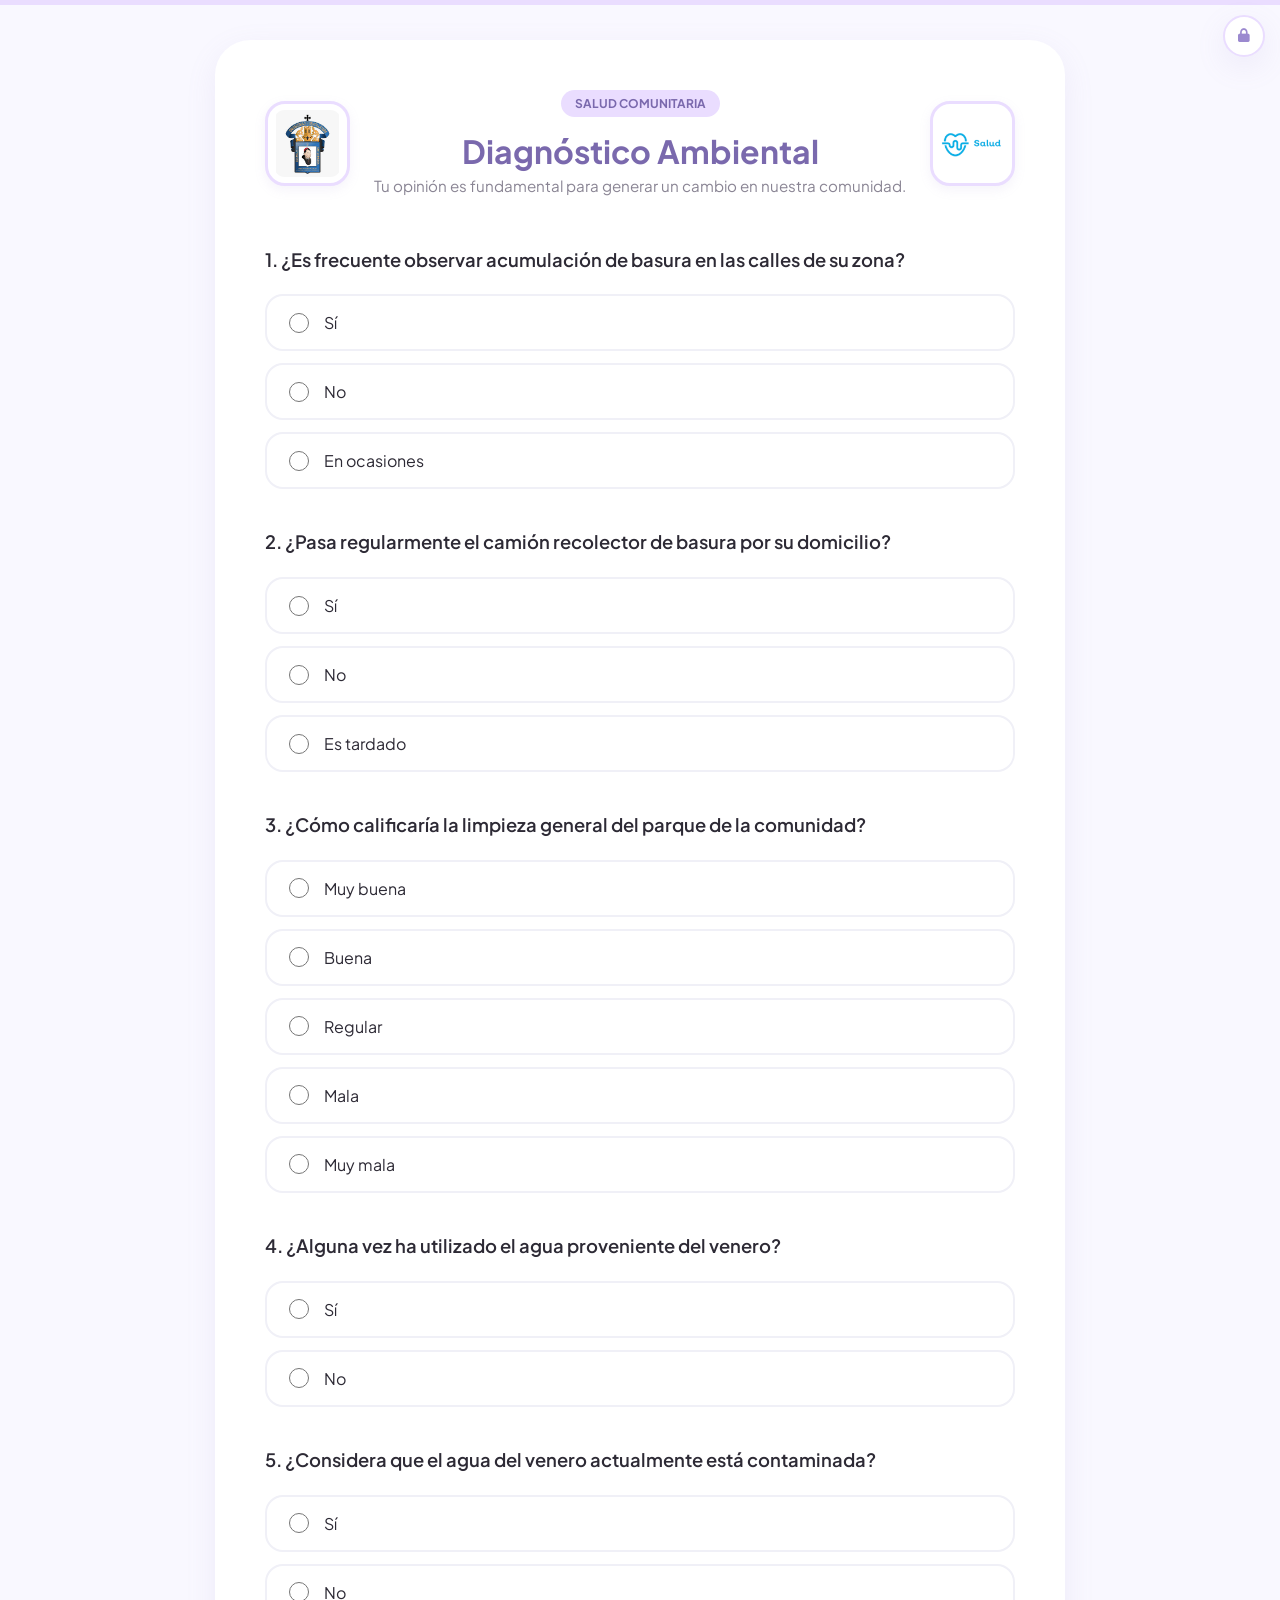
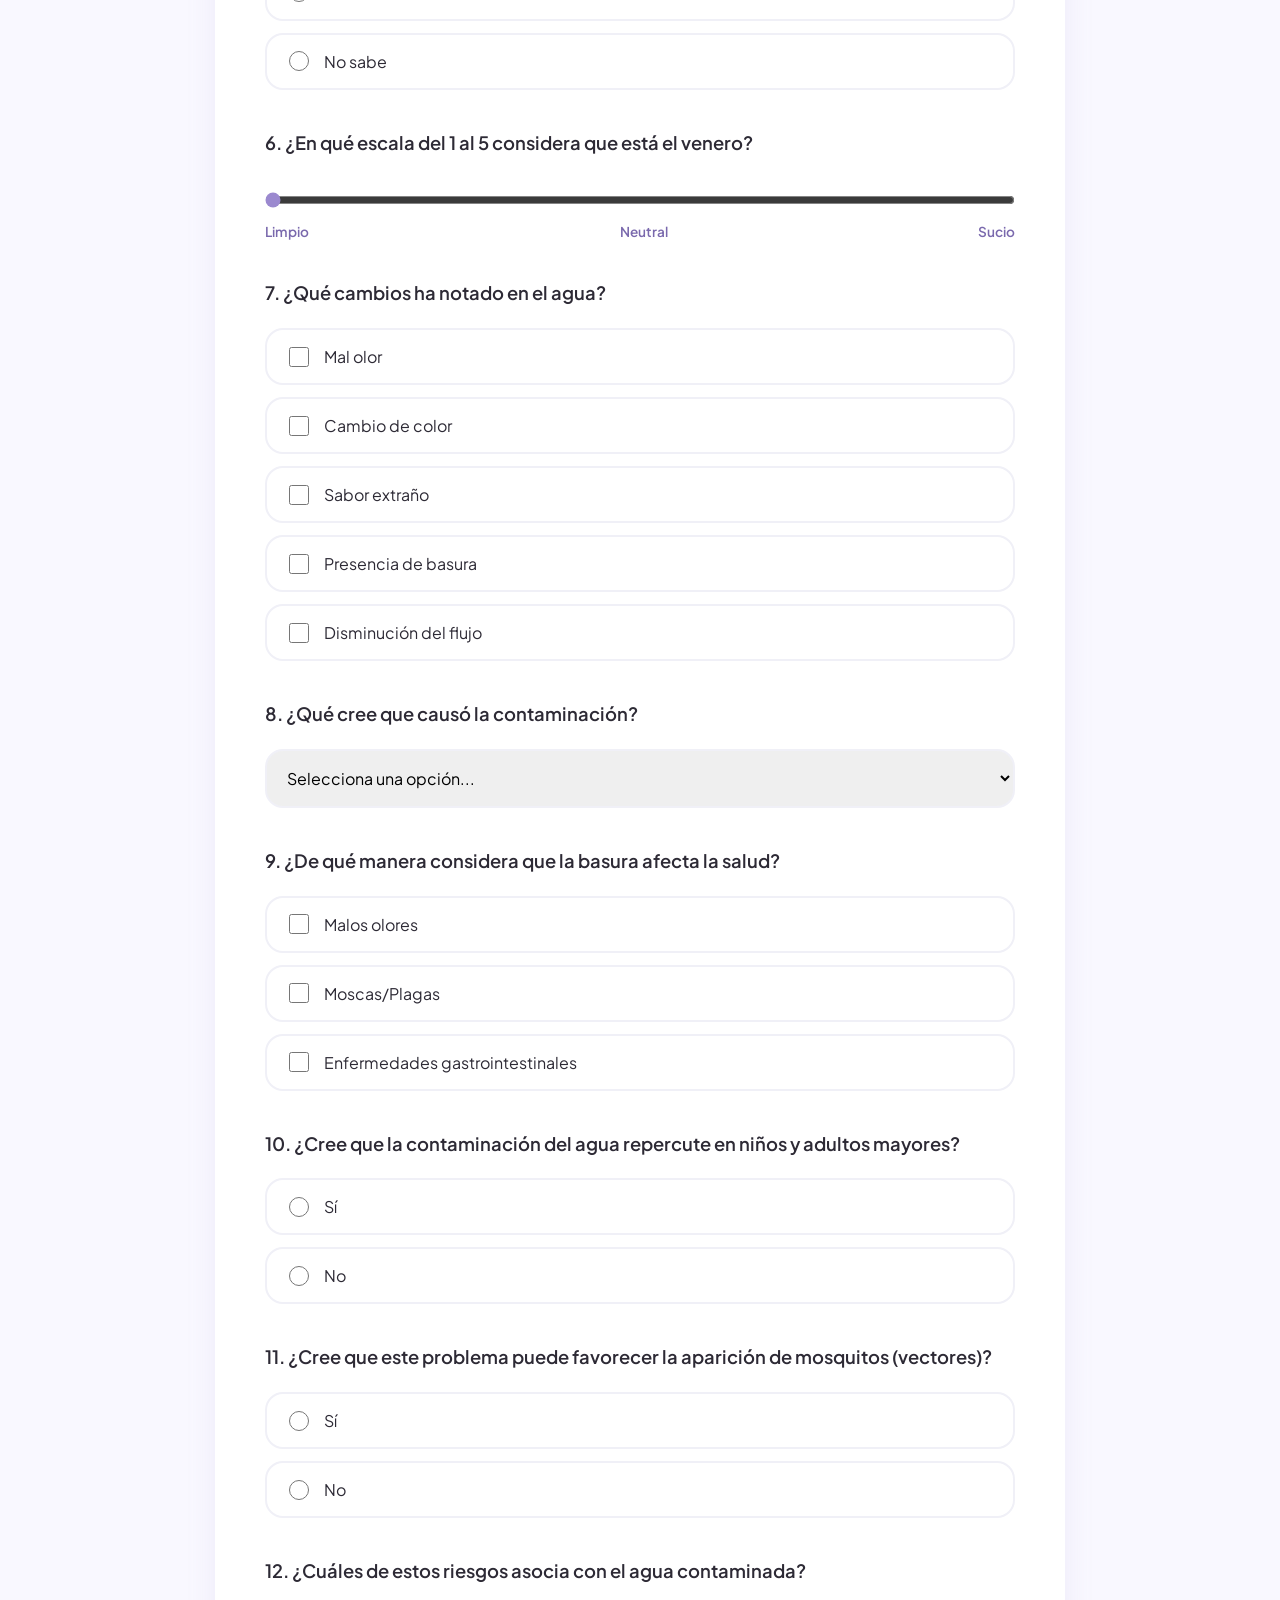
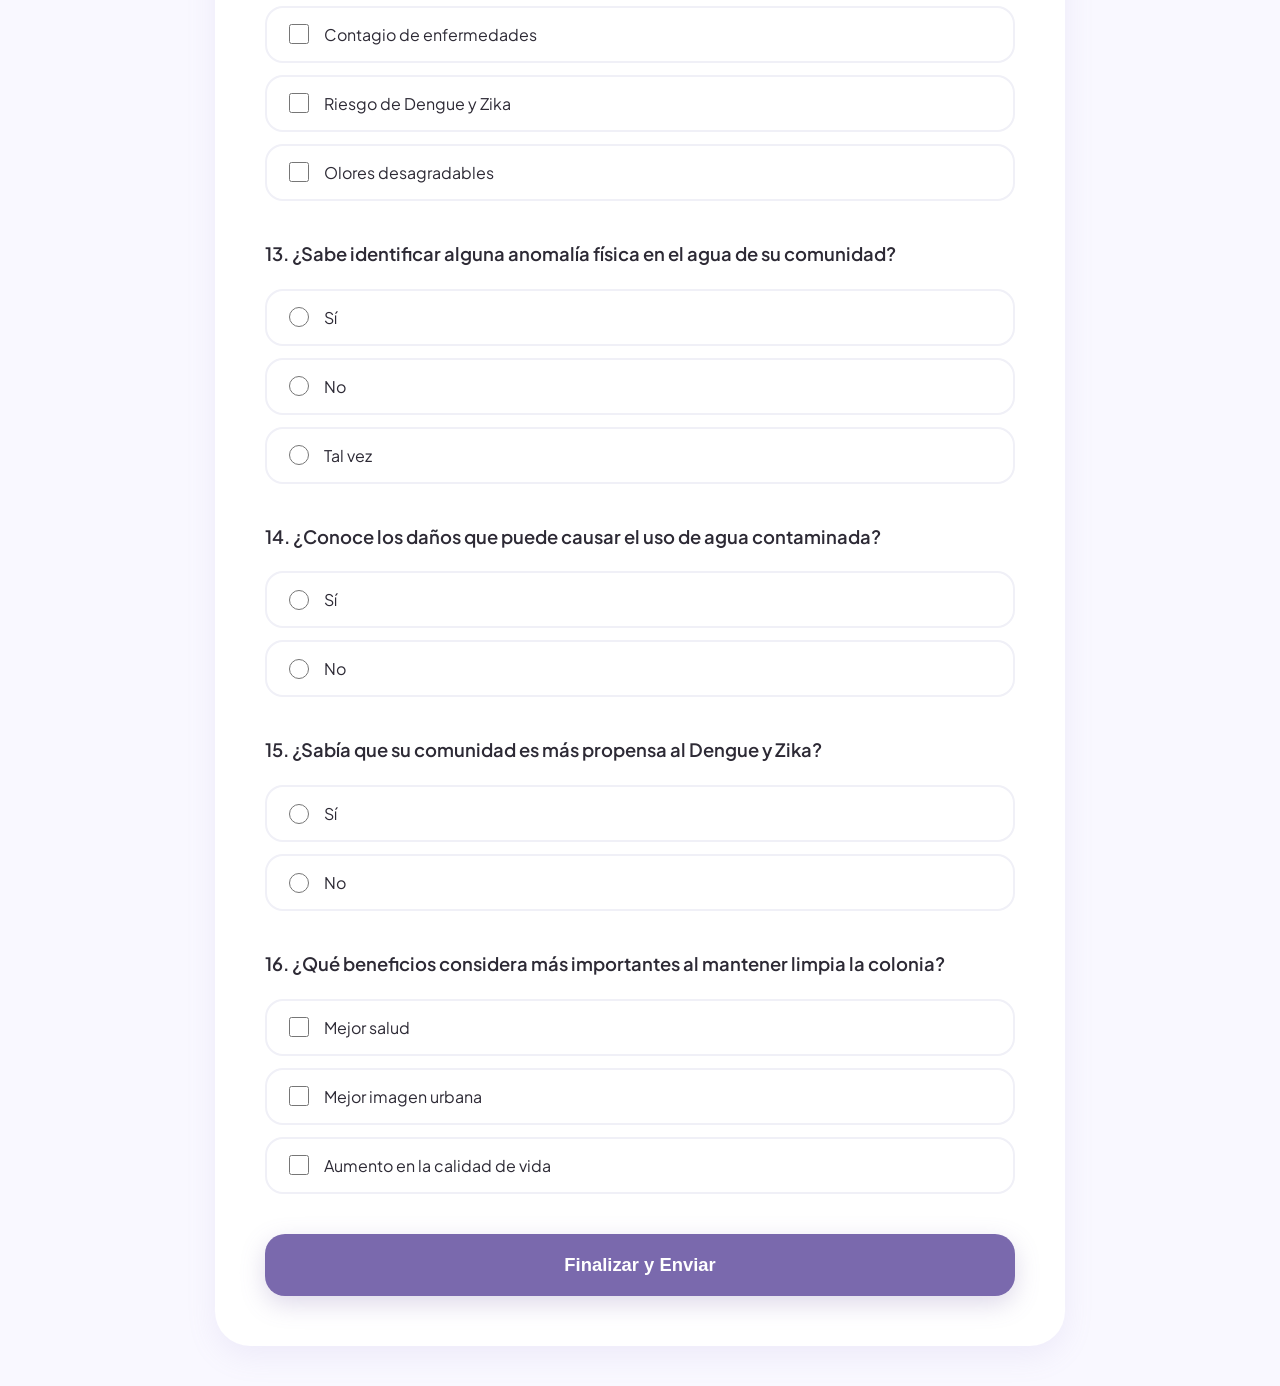
<file: index.html>
<!DOCTYPE html>
<html lang="es">
<head>
    <meta charset="UTF-8">
    <meta name="viewport" content="width=device-width, initial-scale=1.0">
    <title>Encuesta de Salud Ambiental</title>
    <link rel="stylesheet" href="style.css">
    <link href="https://fonts.googleapis.com/css2?family=Plus+Jakarta+Sans:wght@400;600;700&display=swap" rel="stylesheet">
    <!-- Iconos para el candado -->
    <link rel="stylesheet" href="https://cdnjs.cloudflare.com/ajax/libs/font-awesome/6.0.0/css/all.min.css">
</head>
<body>
    <div class="progress-container">
        <div class="progress-bar" id="progressBar"></div>
    </div>

    <!-- Botón de Acceso Admin (Candado) -->
    <button id="adminBtn" class="admin-access-btn" title="Acceso Estadísticas">
        <i class="fas fa-lock"></i>
    </button>

    <!-- Modal de Login para Estadísticas -->
    <div id="loginModal" class="modal">
        <div class="modal-content">
            <h3>Acceso Restringido</h3>
            <p>Ingresa las credenciales para ver estadísticas del diagnóstico.</p>
            <input type="text" id="adminUser" placeholder="Usuario">
            <input type="password" id="adminPass" placeholder="Contraseña">
            <div class="modal-actions">
                <button type="button" id="closeModal" class="btn-secondary">Cancelar</button>
                <button type="button" id="loginSubmit" class="btn-primary">Entrar</button>
            </div>
        </div>
    </div>
    
<div class="survey-container">
        <header class="main-header">
            <!-- Logo Izquierdo -->
            <img src="Logo_Fray.jpeg" alt="Escudo Izquierdo" class="escudo-img">
            
            <!-- Texto Central -->
            <div class="header-text">
                <div class="badge">Salud Comunitaria</div>
                <h1>Diagnóstico Ambiental</h1>
                <p>Tu opinión es fundamental para generar un cambio en nuestra comunidad.</p>
            </div>

            <!-- Logo Derecho -->
            <img src="Logo_Centro.png" alt="Escudo Derecho" class="escudo-img">
        </header>
        
        <form id="pollForm">
            <div id="questions-area"></div>
            
            <div class="footer-actions">
                <button type="submit" id="submitBtn">Finalizar y Enviar</button>
            </div>
        </form>
    </div>

    <script src="script.js"></script>
</body>

</html>
</file>
<file: style.css>
:root {
    --primary: #9b89cf;
    --primary-light: #eaddff;
    --primary-dark: #7a69ad;
    --accent: #b39ddb;
    --text-dark: #2d2a35;
    --text-light: #8a8594;
    --bg-page: #f9f8ff;
    --white: #ffffff;
    --shadow: 0 10px 30px rgba(155, 137, 207, 0.12);
}

/* Reset y Base */
* { 
    box-sizing: border-box; 
    margin: 0;
    padding: 0;
}

body {
    background: var(--bg-page);
    font-family: 'Plus Jakarta Sans', sans-serif;
    display: flex;
    justify-content: center;
    color: var(--text-dark);
    -webkit-font-smoothing: antialiased;
    min-height: 100vh;
}

/* Barra de progreso fija */
.progress-container {
    position: fixed;
    top: 0;
    left: 0;
    width: 100%;
    height: 5px;
    background: var(--primary-light);
    z-index: 1000;
}

.progress-bar {
    height: 100%;
    width: 0%;
    background: linear-gradient(90deg, var(--primary), var(--accent));
    transition: width 0.4s ease;
}

/* Botón de Acceso Admin (Candado) */
.admin-access-btn {
    position: fixed;
    top: 15px;
    right: 15px;
    width: 42px;
    height: 42px;
    border-radius: 50%;
    background: var(--white);
    color: var(--primary);
    border: 2px solid var(--primary-light);
    box-shadow: var(--shadow);
    z-index: 1001;
    display: flex;
    align-items: center;
    justify-content: center;
    cursor: pointer;
    transition: all 0.3s ease;
}

.admin-access-btn:hover {
    transform: scale(1.1);
    background: var(--primary-light);
}

/* Modal de Login */
.modal {
    display: none;
    position: fixed;
    z-index: 2000;
    left: 0;
    top: 0;
    width: 100%;
    height: 100%;
    background-color: rgba(45, 42, 53, 0.6);
    backdrop-filter: blur(5px);
    align-items: center;
    justify-content: center;
    padding: 20px;
}

.modal-content {
    background-color: var(--white);
    padding: 30px;
    border-radius: 24px;
    width: 100%;
    max-width: 340px;
    text-align: center;
    box-shadow: var(--shadow);
    animation: popIn 0.3s ease;
}

@keyframes popIn {
    from { transform: scale(0.9); opacity: 0; }
    to { transform: scale(1); opacity: 1; }
}

.modal-content input {
    width: 100%;
    padding: 14px;
    margin-bottom: 12px;
    border: 2px solid #f0f0f7;
    border-radius: 12px;
    outline: none;
    font-size: 16px;
}

.modal-actions {
    display: flex;
    gap: 10px;
}

.btn-secondary { background: #eee !important; color: #666 !important; box-shadow: none !important; }

/* Contenedor de la Encuesta */
.survey-container {
    background: var(--white);
    max-width: 850px;
    width: 100%;
    margin: 40px 15px;
    padding: 50px;
    border-radius: 35px;
    box-shadow: var(--shadow);
}

/* Encabezado con Escudos */
.main-header {
    display: flex;
    align-items: center;
    justify-content: space-between;
    gap: 15px;
    margin-bottom: 50px;
    text-align: center;
}

.header-text { flex: 1; }

.escudo-img {
    width: 85px;
    height: 85px;
    padding: 6px;
    border: 3px solid var(--primary-light);
    border-radius: 20px;
    background: var(--white);
    object-fit: contain;
    box-shadow: 0 4px 12px rgba(155, 137, 207, 0.1);
}

.badge {
    background: var(--primary-light);
    color: var(--primary-dark);
    display: inline-block;
    padding: 6px 14px;
    border-radius: 100px;
    font-size: 0.75rem;
    font-weight: 700;
    margin-bottom: 10px;
    text-transform: uppercase;
}

h1 { 
    font-size: 2rem; 
    font-weight: 700; 
    margin: 5px 0; 
    color: var(--primary-dark);
    line-height: 1.2;
}

.header-text p {
    font-size: 0.95rem;
    color: var(--text-light);
    line-height: 1.4;
}

/* Preguntas y Opciones */
.question-group {
    margin-bottom: 40px;
}

label.main-label {
    display: block;
    font-size: 1.15rem;
    font-weight: 600;
    margin-bottom: 22px;
    line-height: 1.4;
}

.option-item {
    display: flex;
    align-items: center;
    padding: 16px 22px;
    margin-bottom: 12px;
    border-radius: 18px;
    border: 2px solid #f0f0f7;
    cursor: pointer;
    transition: all 0.2s ease;
}

.option-item:hover { border-color: var(--primary-light); background: var(--bg-page); }

.option-item.selected {
    border-color: var(--primary);
    background: var(--primary-light);
}

input[type="radio"], input[type="checkbox"] {
    accent-color: var(--primary);
    width: 20px;
    height: 20px;
    margin-right: 15px;
}

select {
    width: 100%;
    padding: 16px;
    border-radius: 18px;
    border: 2px solid #f0f0f7;
    font-family: inherit;
    font-size: 1rem;
    outline: none;
}

input[type="range"] {
    width: 100%;
    accent-color: var(--primary);
    margin: 15px 0;
}

.range-labels {
    display: flex;
    justify-content: space-between;
    font-size: 0.85rem;
    font-weight: 600;
    color: var(--primary-dark);
}

/* Botón de Envío */
button[type="submit"], .btn-primary {
    width: 100%;
    background: var(--primary-dark);
    color: white;
    padding: 20px;
    border: none;
    border-radius: 20px;
    font-size: 1.15rem;
    font-weight: 700;
    cursor: pointer;
    box-shadow: 0 8px 25px rgba(122, 105, 173, 0.25);
    transition: all 0.3s ease;
}

button[type="submit"]:hover, .btn-primary:hover {
    background: var(--text-dark);
    transform: translateY(-2px);
}

/* --- RESPONSIVIDAD (MÓVIL) --- */
@media (max-width: 768px) {
    .survey-container {
        margin: 20px 10px;
        padding: 30px 20px;
    }

    .main-header {
        flex-direction: row; /* Forzamos a que sigan en línea */
        justify-content: space-between;
        align-items: center;
        gap: 8px;
    }

    .escudo-img {
        width: 60px; /* Logos más pequeños para que quepan */
        height: 60px;
        border-width: 2px;
        border-radius: 12px;
    }

    h1 {
        font-size: 1.3rem; /* Título más pequeño en móvil */
    }

    .header-text p {
        font-size: 0.8rem;
    }

    label.main-label {
        font-size: 1.05rem;
    }

    .option-item {
        padding: 12px 18px;
    }
}

@media (max-width: 480px) {
    .escudo-img {
        width: 45px; /* Super pequeños para pantallas minúsculas */
        height: 45px;
    }

    h1 { font-size: 1.1rem; }

    .badge { font-size: 0.65rem; padding: 4px 10px; }
}
</file>
